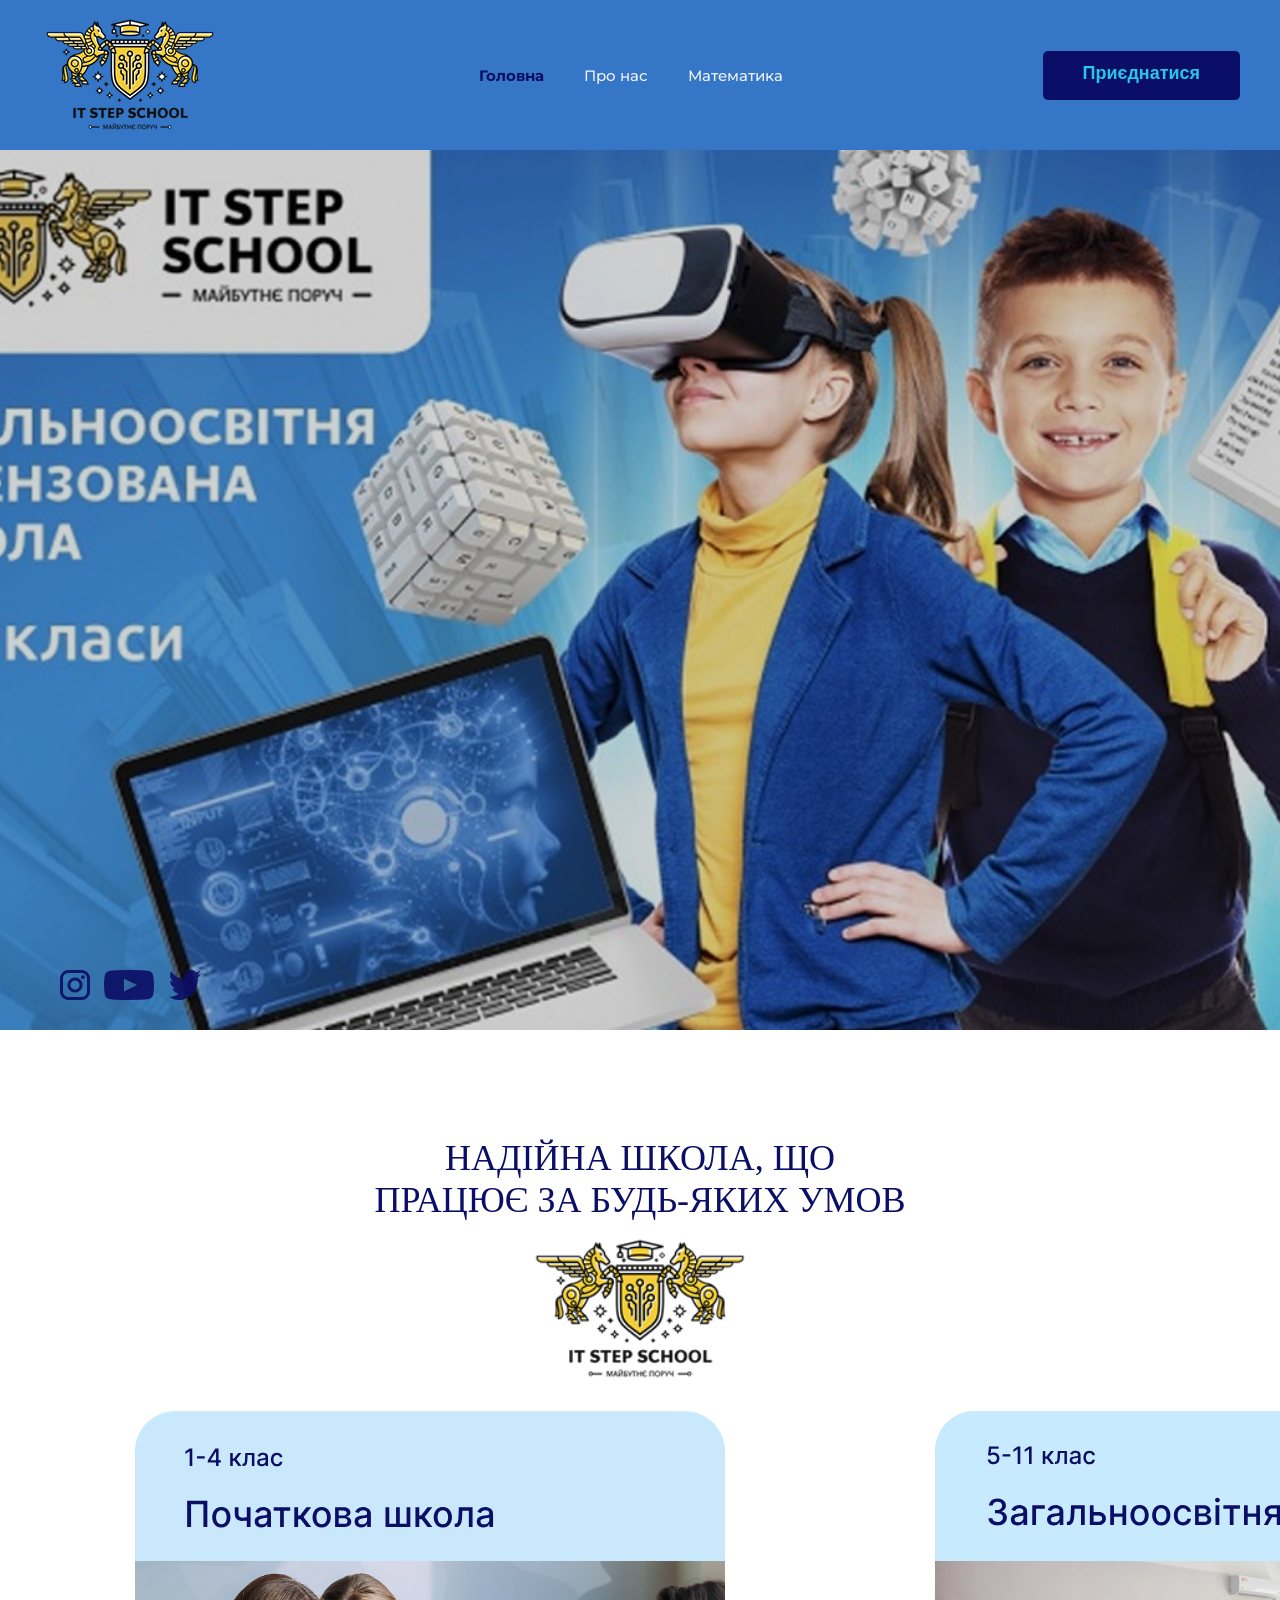
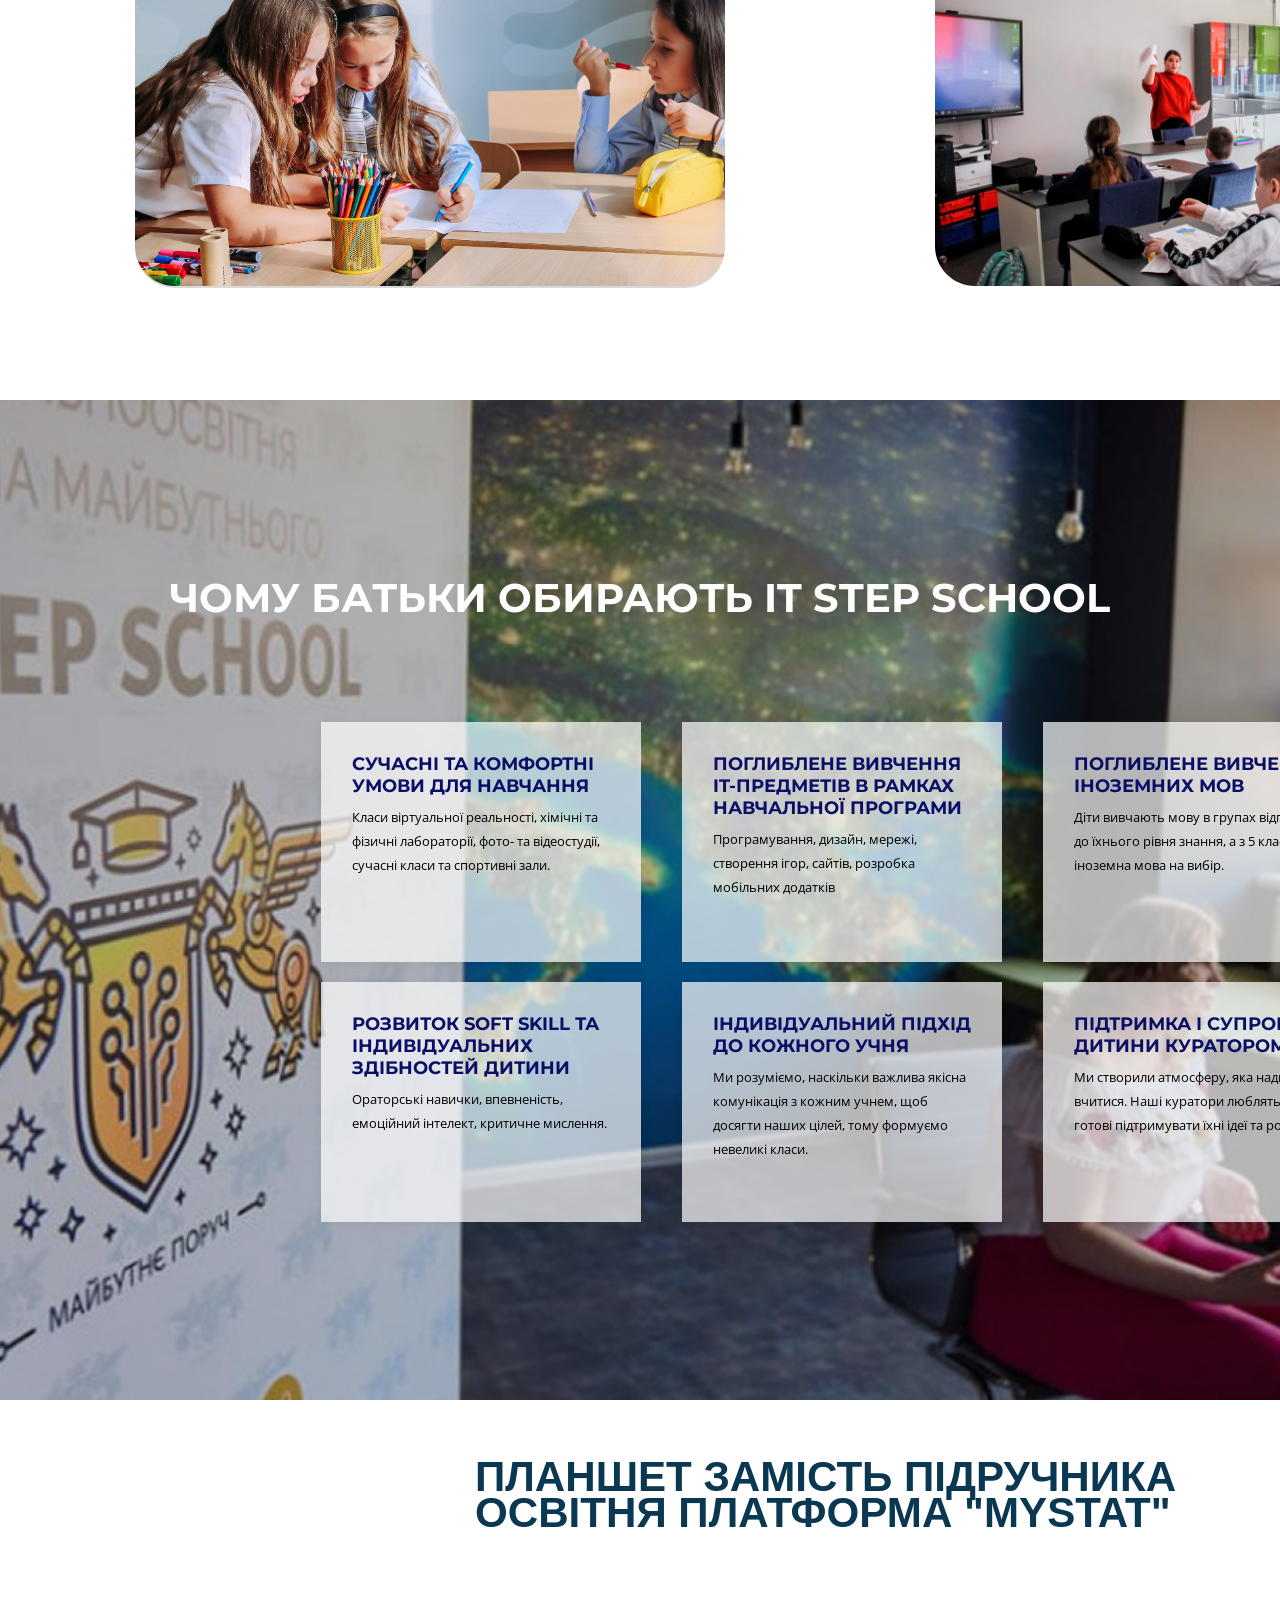
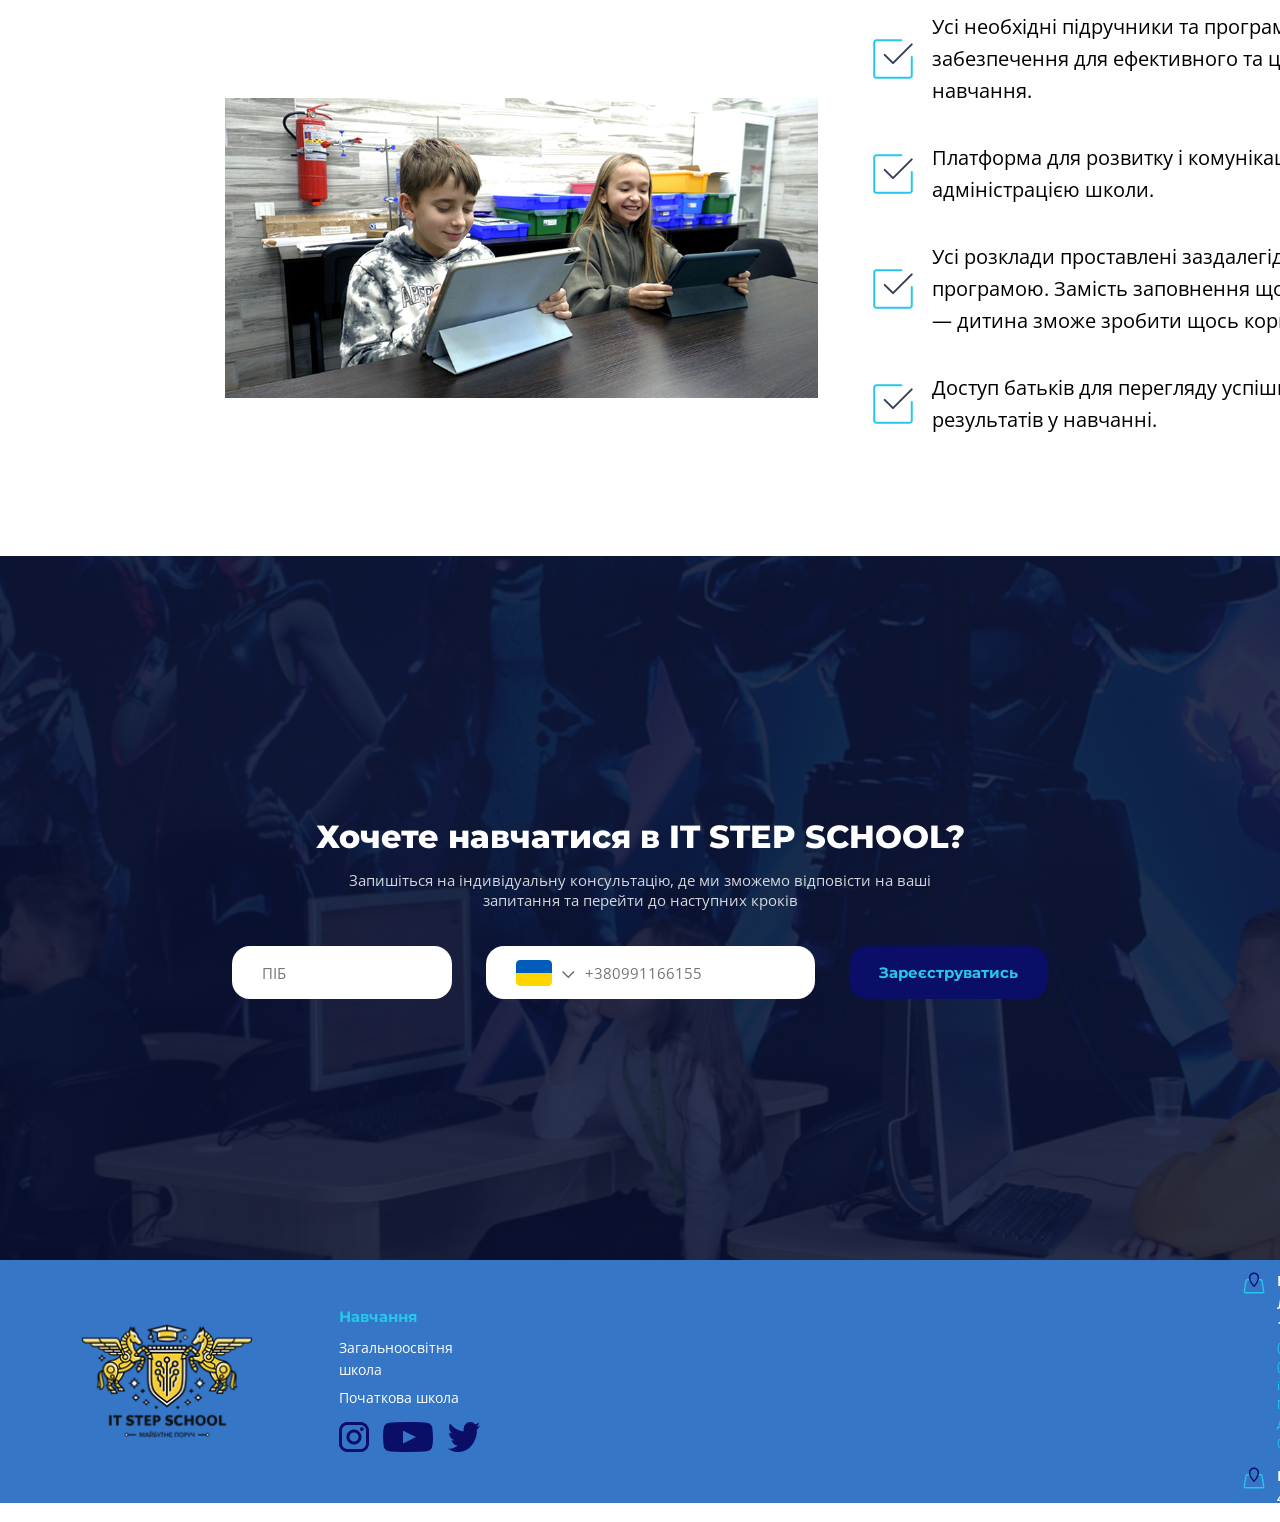
<file: index.html>
<!DOCTYPE html>
<html lang="uk">
<head>
    <meta charset="UTF-8">
    <meta name="viewport" content="width=device-width, initial-scale=1.0">
    <title>IT STEP SCHOOL — Головна</title>
    <link rel="stylesheet" href="./css/style.css">
    <link rel="icon" href="./image/лого школи 1.png" type="image/x-icon">
</head>
<body>

<!-- NAVBAR -->
<nav class="navbar" id="navbar">
    <div class="nav-inner">
        <a href="index1.html" class="nav-logo">
            <img src="./image/лого школи 1.png" alt="IT Step School">
        </a>
        <ul class="nav-links">
            <li><a href="index.html" class="active">Головна</a></li>
            <li><a href="index2.html">Про нас</a></li>
            <li><a href="index3.html">Математика</a></li>
        </ul>
        <a href="#cta" class="btn-join">Приєднатися</a>
    </div>
</nav>

<!-- 1-1: HERO -->
<section class="hero hero-1" id="top">
    <div class="hero-overlay"></div>
    <div class="hero-socials">
        <a href="#" aria-label="Instagram">
            <img src="./image/inst 1.png" alt="Instagram" class="social-inst">
        </a>
        <a href="#" aria-label="YouTube">
            <img src="./image/youtube 1.png" alt="YouTube" class="social-yt">
        </a>
        <a href="#" aria-label="Twitter">
            <img src="./image/twitter 1.png" alt="Twitter" class="social-tw">
        </a>
    </div>
</section>

<!-- 1-2: НАДІЙНА ШКОЛА -->
<section class="section s-1-2">
    <div class="container">
        <p class="section-title-main">НАДІЙНА ШКОЛА, ЩО<br>ПРАЦЮЄ ЗА БУДЬ-ЯКИХ УМОВ</p>
        <div class="logo-center">
            <img src="./image/лого школи 1.png" alt="IT Step School">
        </div>
        <div class="school-cards">
            <div class="school-card.">
                <img src="./image/Group 49.svg" alt="Початкова школа">
            </div>
            <div class="school-card.">
                <img src="./image/Group 50.svg" alt="Загальноосвітня школа">
            </div>
        </div>
    </div>
</section>

<!--1-3: ЧОМУ БАТЬКИ ОБИРАЮТЬ -->
<section class="section s-1-3">
    <div class="container">
        <p class="section-title">Чому батьки обирають IT STEP SCHOOL</p>
        <div class="features-grid">
            <div class="feature-card">
                <h3>Сучасні та комфортні умови для навчання</h3>
                <p>Класи віртуальної реальності, хімічні та фізичні лабораторії, фото- та відеостудії, сучасні класи та спортивні зали.</p>
            </div>
            <div class="feature-card">
                <h3>Поглиблене вивчення IT-предметів в рамках навчальної програми</h3>
                <p>Програмування, дизайн, мережі, створення ігор, сайтів, розробка мобільних додатків</p>
            </div>
            <div class="feature-card">
                <h3>Поглиблене вивчення іноземних мов</h3>
                <p>Діти вивчають мову в групах відповідно до їхнього рівня знання, а з 5 класу друга іноземна мова на вибір.</p>
            </div>
            <div class="feature-card">
                <h3>Розвиток soft skill та індивідуальних здібностей дитини</h3>
                <p>Ораторські навички, впевненість, емоційний інтелект, критичне мислення.</p>
            </div>
            <div class="feature-card">
                <h3>Індивідуальний підхід до кожного учня</h3>
                <p>Ми розуміємо, наскільки важлива якісна комунікація з кожним учнем, щоб досягти наших цілей, тому формуємо невеликі класи.</p>
            </div>
            <div class="feature-card">
                <h3>Підтримка і супровід дитини куратором</h3>
                <p>Ми створили атмосферу, яка надихає вчитися. Наші куратори люблять дітей та готові підтримувати їхні ідеї та розвиток.</p>
            </div>
        </div>
    </div>
</section>

<!-- 1-4: ПЛАНШЕТ ЗАМІСТЬ ПІДРУЧНИКА -->
<section class="section s-1-4">
    <div class="container">
        <div class="nob">
        <h3>ПЛАНШЕТ ЗАМІСТЬ ПІДРУЧНИКА<br>ОСВІТНЯ ПЛАТФОРМА "MYSTAT"</h3>
         </div>
        <div class="mystat-inner">
            <div class="mystat-img">
                <img src="./image/mystat.svg" alt="MYSTAT платформа">
            </div>
            <div class="mystat-content">
                <ul class="mystat-list">
                    <li>Усі необхідні підручники та програмне забезпечення для ефективного та цікавого навчання.</li>
                    <li>Платформа для розвитку і комунікації з адміністрацією школи.</li>
                    <li>Усі розклади проставлені заздалегідь програмою. Замість заповнення щоденника — дитина зможе зробити щось корисніше.</li>
                    <li>Доступ батьків для перегляду успішності результатів у навчанні.</li>
                </ul>
            </div>
        </div>
    </div>
</section>

<!-- 1-5: CTA -->
<section class="section s-1-5" id="cta">
    <div class="cta-content">
        <h2>Хочете навчатися в IT STEP SCHOOL?</h2>
        <p>Запишіться на індивідуальну консультацію, де ми зможемо відповісти на ваші<br>запитання та перейти до наступних кроків</p>
        <div class="cta-form">
            <input type="text" placeholder="ПІБ">
            <div class="input-wrapper">
                <img src="./image/Group 61.svg"/>
                <img src="./image/Vector 1.svg" width="16px" height="8px" style="margin-left: 0px; margin-top: 5px;" /> 
                <input type="tel" placeholder="+380991166155">
            </div>
            <button class="btn-submit">Зареєструватись</button>
        </div>
    </div>
</section>

<!-- FOOTER -->
<footer class="footer">
    <div class="footer-inner">
        <div class="footer-logo">
            <img src="./image/лого школи 1.png" alt="IT Step School">
        </div>
        <div class="footer-col">
            <h4>Навчання</h4>
            <ul>
                <li><a href="#">Загальноосвітня школа</a></li>
                <li><a href="#">Початкова школа</a></li>
            </ul>
            <div class="footer-socials">
                <a href="#" aria-label="Instagram">
                    <img src="./image/inst 1.png" alt="Instagram" class="social-inst">
                </a>
                <a href="#" aria-label="YouTube">
                    <img src="./image/youtube 1.png" alt="YouTube" class="social-yt">
                </a>
                <a href="#" aria-label="Twitter">
                    <img src="./image/twitter 1.png" alt="Twitter" class="social-tw">
                </a>
            </div>
        </div>
        <div class="footer-contacts">
            <h4>Контакти</h4>
            <div class="contact-item">
                <img src="./image/Group 72.svg" width="26" height="26">
                <div class="contact-item-text">
                    <strong>Вул. Ленкавського, 17б</strong>
                    <div class="contact-num">
                        (067) 699-57-76 (050) 488-99-51 if@itstep.Org<br>
                        ПН. – ПТ З 09.00 До 19.00 СБ. З 09.00 До 16.00
                    </div>
                </div>
            </div>
            <div class="contact-item">
                <img src="./image/Group 72.svg" width="26" height="26">
                <div class="contact-item-text">
                    <strong>Вул. Гузара, 49 (4 Поверх)</strong>
                </div>
            </div>
        </div>
    </div>
</footer>

</body>
</html>
</file>
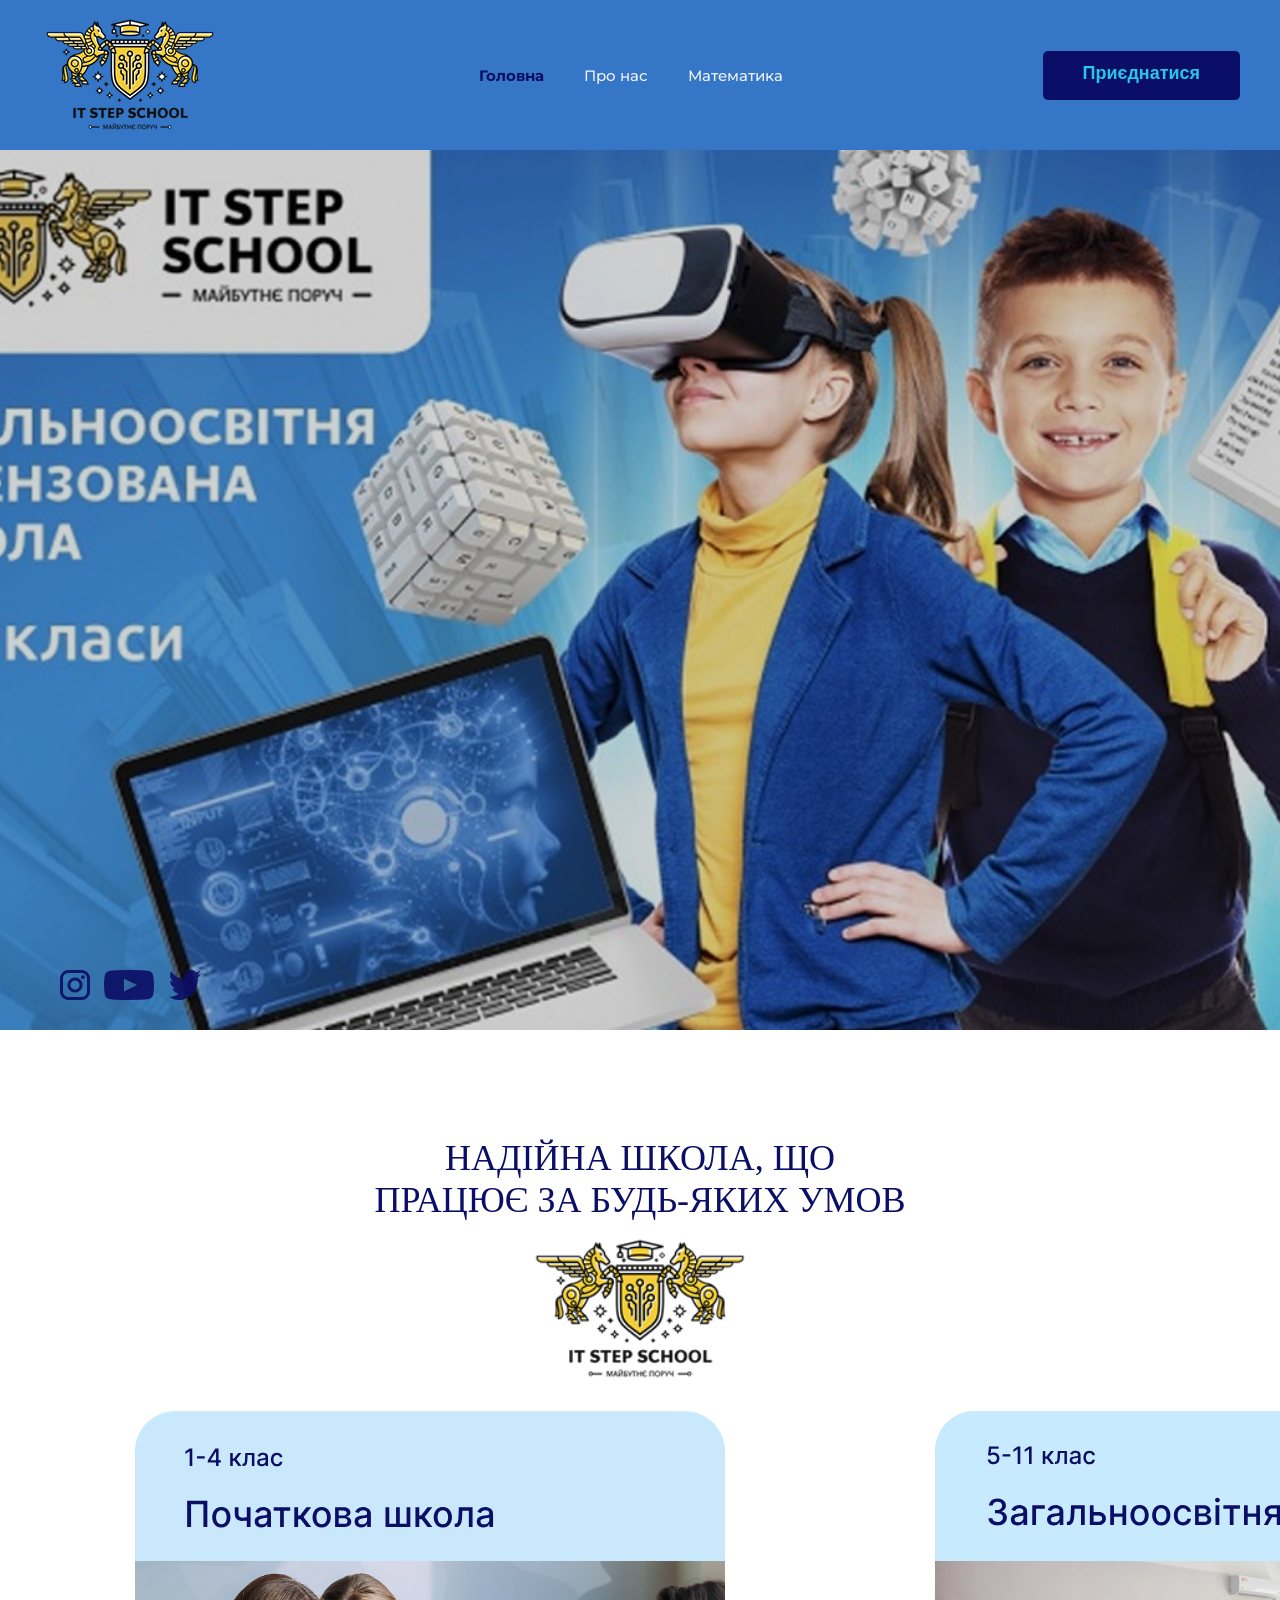
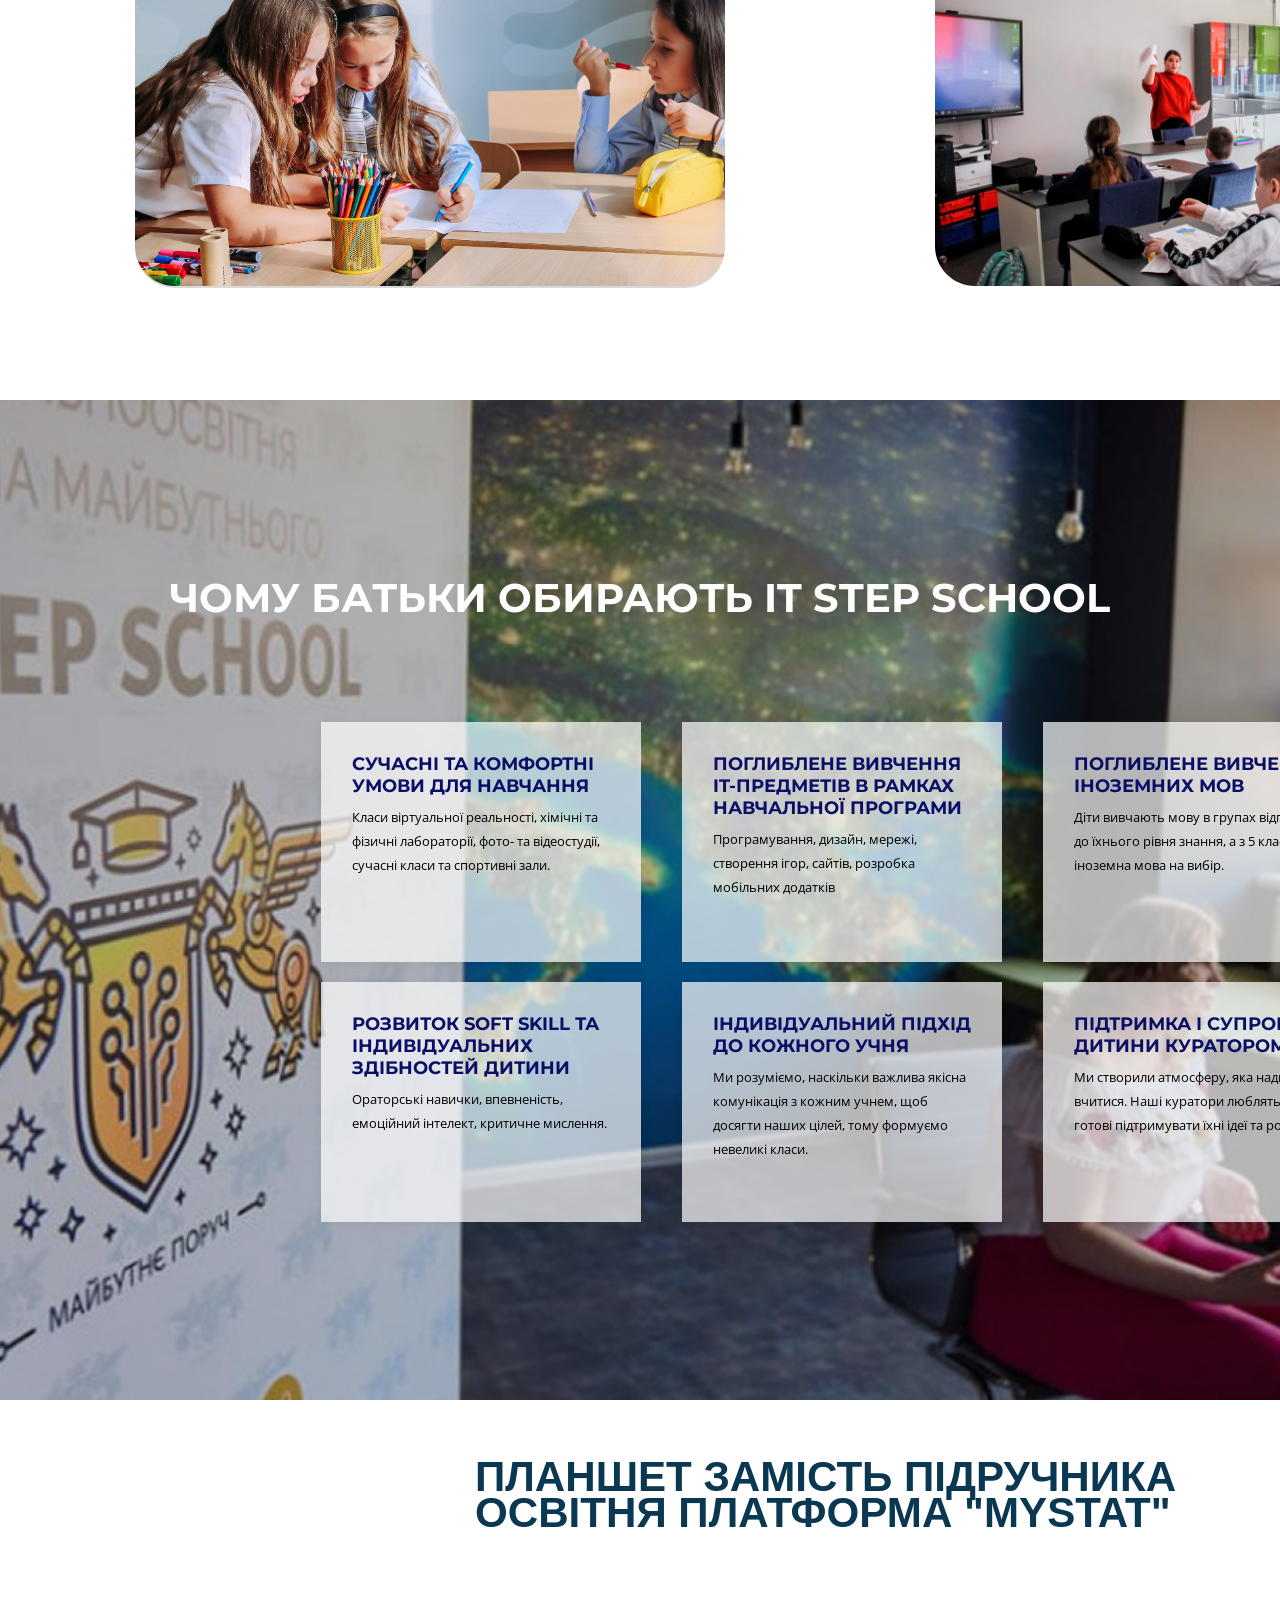
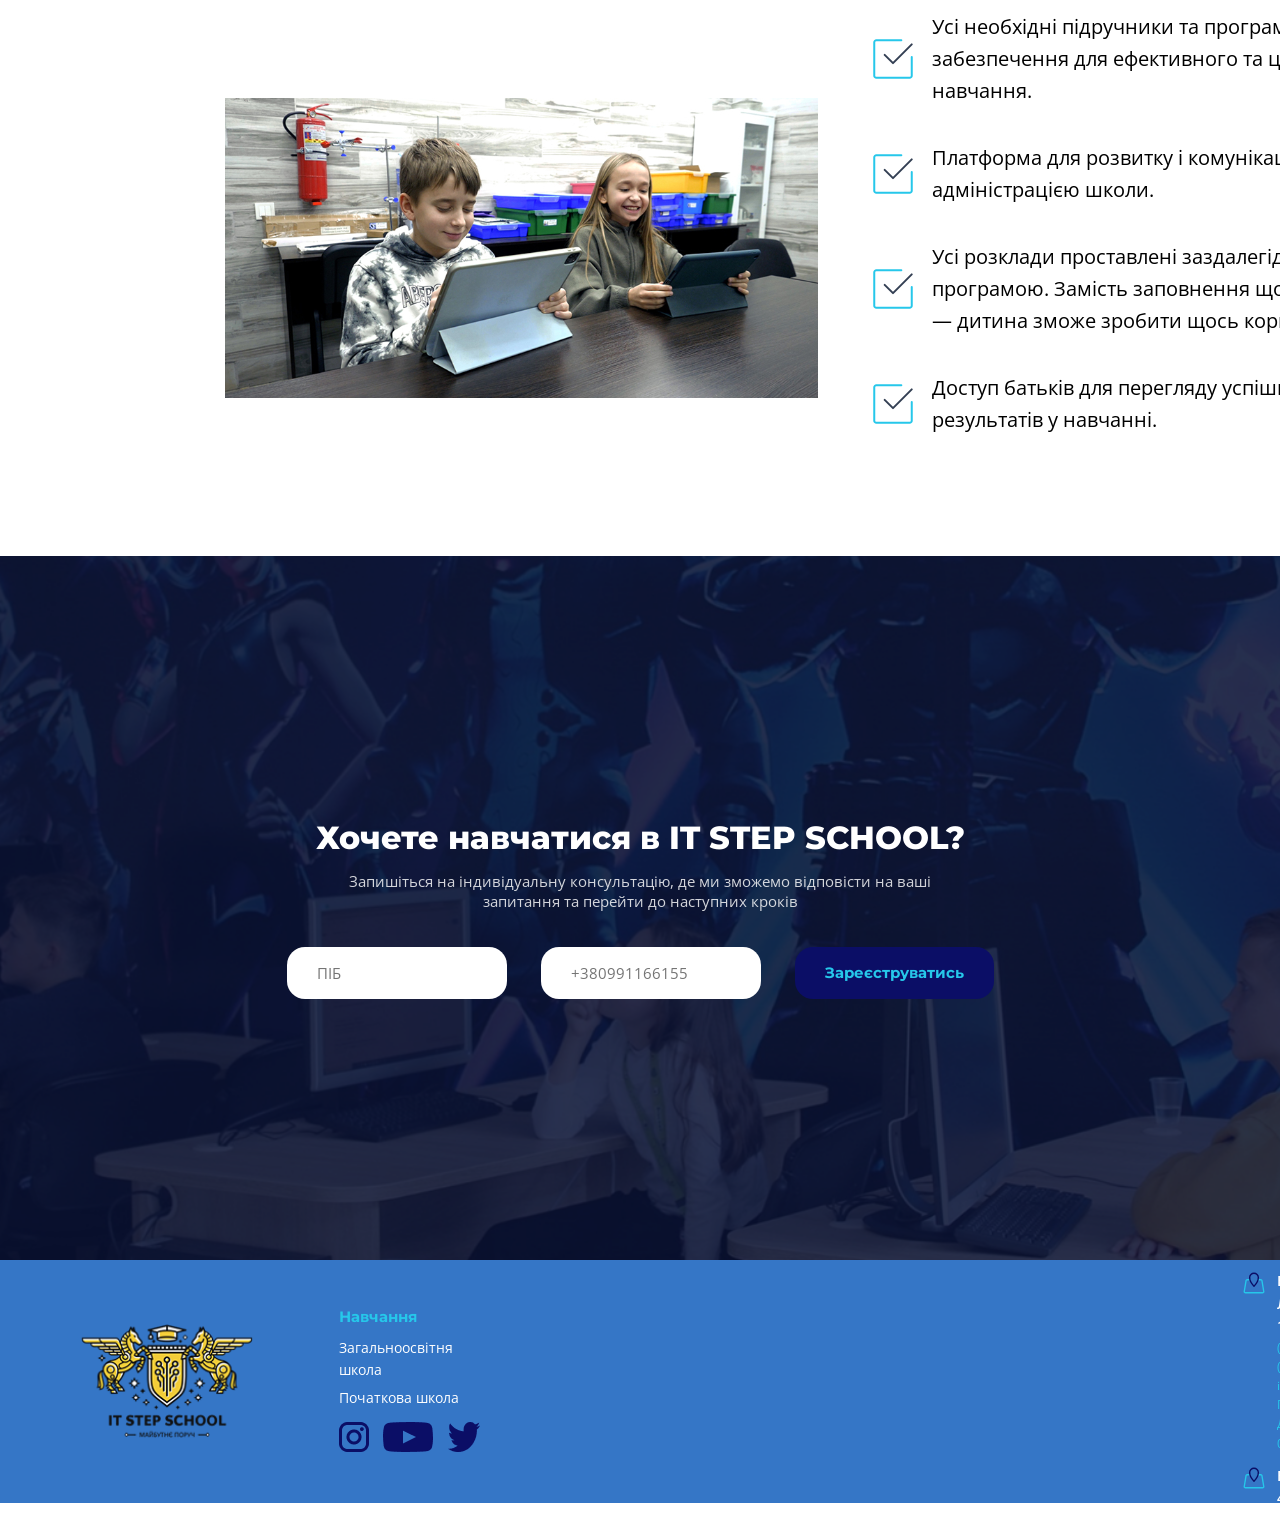
<file: index1.html>
<!DOCTYPE html>
<html lang="uk">
<head>
    <meta charset="UTF-8">
    <meta name="viewport" content="width=device-width, initial-scale=1.0">
    <title>IT STEP SCHOOL — Головна</title>
    <link rel="stylesheet" href="./css/style.css">
    <link rel="icon" href="./image/лого школи 1.png" type="image/x-icon">
</head>
<body>

<!-- NAVBAR -->
<nav class="navbar" id="navbar">
    <div class="nav-inner">
        <a href="index1.html" class="nav-logo">
            <img src="./image/лого школи 1.png" alt="IT Step School">
        </a>
        <ul class="nav-links">
            <li><a href="index1.html" class="active">Головна</a></li>
            <li><a href="index2.html">Про нас</a></li>
            <li><a href="index3.html">Математика</a></li>
        </ul>
        <a href="#cta" class="btn-join">Приєднатися</a>
    </div>
</nav>

<!-- 1-1: HERO -->
<section class="hero hero-1" id="top">
    <div class="hero-overlay"></div>
    <div class="hero-socials">
        <a href="#" aria-label="Instagram">
            <img src="./image/inst 1.png" alt="Instagram" class="social-inst">
        </a>
        <a href="#" aria-label="YouTube">
            <img src="./image/youtube 1.png" alt="YouTube" class="social-yt">
        </a>
        <a href="#" aria-label="Twitter">
            <img src="./image/twitter 1.png" alt="Twitter" class="social-tw">
        </a>
    </div>
</section>

<!-- 1-2: НАДІЙНА ШКОЛА -->
<section class="section s-1-2">
    <div class="container">
        <p class="section-title-main">НАДІЙНА ШКОЛА, ЩО<br>ПРАЦЮЄ ЗА БУДЬ-ЯКИХ УМОВ</p>
        <div class="logo-center">
            <img src="./image/лого школи 1.png" alt="IT Step School">
        </div>
        <div class="school-cards">
            <div class="school-card.">
                <img src="./image/Group 49.svg" alt="Початкова школа">
            </div>
            <div class="school-card.">
                <img src="./image/Group 50.svg" alt="Загальноосвітня школа">
            </div>
        </div>
    </div>
</section>

<!--1-3: ЧОМУ БАТЬКИ ОБИРАЮТЬ -->
<section class="section s-1-3">
    <div class="container">
        <p class="section-title">Чому батьки обирають IT STEP SCHOOL</p>
        <div class="features-grid">
            <div class="feature-card">
                <h3>Сучасні та комфортні умови для навчання</h3>
                <p>Класи віртуальної реальності, хімічні та фізичні лабораторії, фото- та відеостудії, сучасні класи та спортивні зали.</p>
            </div>
            <div class="feature-card">
                <h3>Поглиблене вивчення IT-предметів в рамках навчальної програми</h3>
                <p>Програмування, дизайн, мережі, створення ігор, сайтів, розробка мобільних додатків</p>
            </div>
            <div class="feature-card">
                <h3>Поглиблене вивчення іноземних мов</h3>
                <p>Діти вивчають мову в групах відповідно до їхнього рівня знання, а з 5 класу друга іноземна мова на вибір.</p>
            </div>
            <div class="feature-card">
                <h3>Розвиток soft skill та індивідуальних здібностей дитини</h3>
                <p>Ораторські навички, впевненість, емоційний інтелект, критичне мислення.</p>
            </div>
            <div class="feature-card">
                <h3>Індивідуальний підхід до кожного учня</h3>
                <p>Ми розуміємо, наскільки важлива якісна комунікація з кожним учнем, щоб досягти наших цілей, тому формуємо невеликі класи.</p>
            </div>
            <div class="feature-card">
                <h3>Підтримка і супровід дитини куратором</h3>
                <p>Ми створили атмосферу, яка надихає вчитися. Наші куратори люблять дітей та готові підтримувати їхні ідеї та розвиток.</p>
            </div>
        </div>
    </div>
</section>

<!-- 1-4: ПЛАНШЕТ ЗАМІСТЬ ПІДРУЧНИКА -->
<section class="section s-1-4">
    <div class="container">
        <div class="nob">
        <h3>ПЛАНШЕТ ЗАМІСТЬ ПІДРУЧНИКА<br>ОСВІТНЯ ПЛАТФОРМА "MYSTAT"</h3>
         </div>
        <div class="mystat-inner">
            <div class="mystat-img">
                <img src="./image/mystat.svg" alt="MYSTAT платформа">
            </div>
            <div class="mystat-content">
                <ul class="mystat-list">
                    <li>Усі необхідні підручники та програмне забезпечення для ефективного та цікавого навчання.</li>
                    <li>Платформа для розвитку і комунікації з адміністрацією школи.</li>
                    <li>Усі розклади проставлені заздалегідь програмою. Замість заповнення щоденника — дитина зможе зробити щось корисніше.</li>
                    <li>Доступ батьків для перегляду успішності результатів у навчанні.</li>
                </ul>
            </div>
        </div>
    </div>
</section>

<!-- 1-5: CTA -->
<section class="section s-1-5" id="cta">
    <div class="cta-content">
        <h2>Хочете навчатися в IT STEP SCHOOL?</h2>
        <p>Запишіться на індивідуальну консультацію, де ми зможемо відповісти на ваші<br>запитання та перейти до наступних кроків</p>
        <div class="cta-form">
            <input type="text" placeholder="ПІБ">
            <input type="tel" placeholder="+380991166155">
            <button class="btn-submit">Зареєструватись</button>
        </div>
    </div>
</section>

<!-- FOOTER -->
<footer class="footer">
    <div class="footer-inner">
        <div class="footer-logo">
            <img src="./image/лого школи 1.png" alt="IT Step School">
        </div>
        <div class="footer-col">
            <h4>Навчання</h4>
            <ul>
                <li><a href="#">Загальноосвітня школа</a></li>
                <li><a href="#">Початкова школа</a></li>
            </ul>
            <div class="footer-socials">
                <a href="#" aria-label="Instagram">
                    <img src="./image/inst 1.png" alt="Instagram" class="social-inst">
                </a>
                <a href="#" aria-label="YouTube">
                    <img src="./image/youtube 1.png" alt="YouTube" class="social-yt">
                </a>
                <a href="#" aria-label="Twitter">
                    <img src="./image/twitter 1.png" alt="Twitter" class="social-tw">
                </a>
            </div>
        </div>
        <div class="footer-contacts">
            <h4>Контакти</h4>
            <div class="contact-item">
                <img src="./image/Group 72.svg" width="26" height="26">
                <div class="contact-item-text">
                    <strong>Вул. Ленкавського, 17б</strong>
                    <div class="contact-num">
                        (067) 699-57-76 (050) 488-99-51 if@itstep.Org<br>
                        ПН. – ПТ З 09.00 До 19.00 СБ. З 09.00 До 16.00
                    </div>
                </div>
            </div>
            <div class="contact-item">
                <img src="./image/Group 72.svg" width="26" height="26">
                <div class="contact-item-text">
                    <strong>Вул. Гузара, 49 (4 Поверх)</strong>
                </div>
            </div>
        </div>
    </div>
</footer>

</body>
</html>
</file>
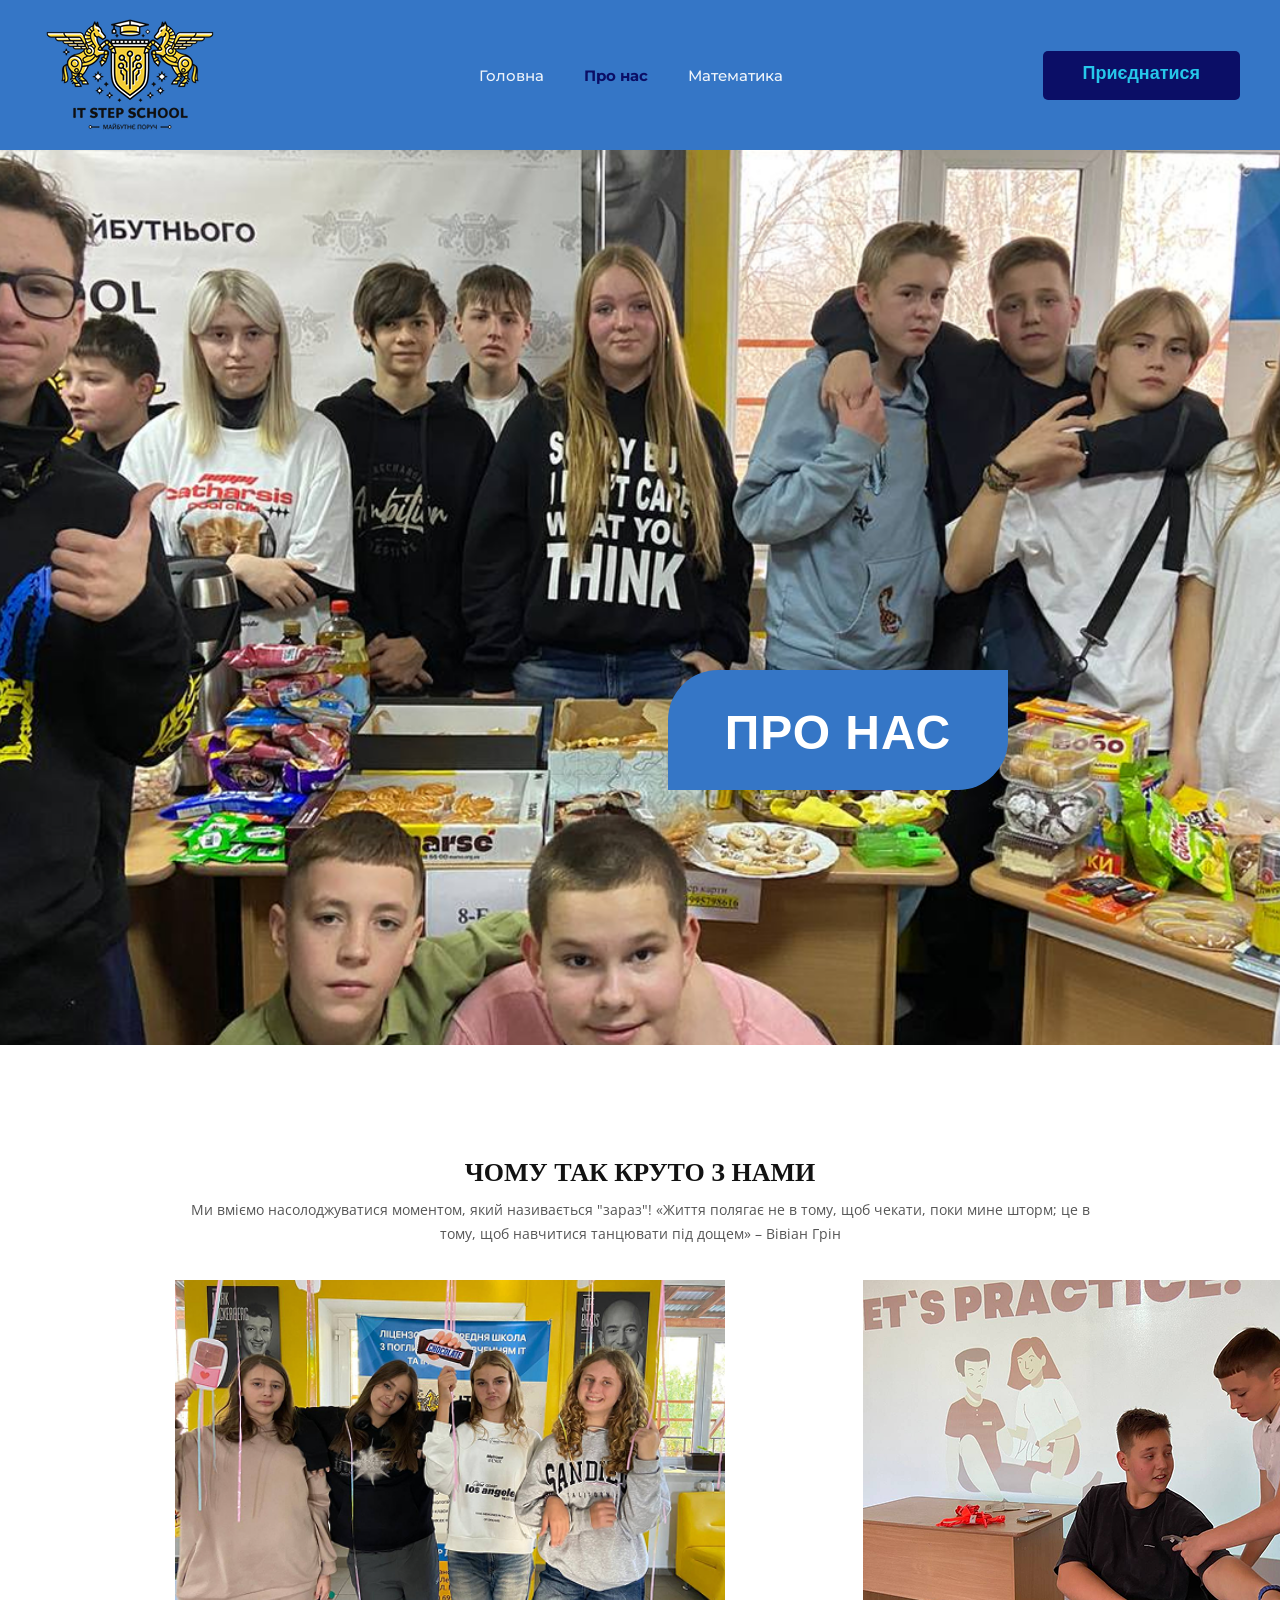
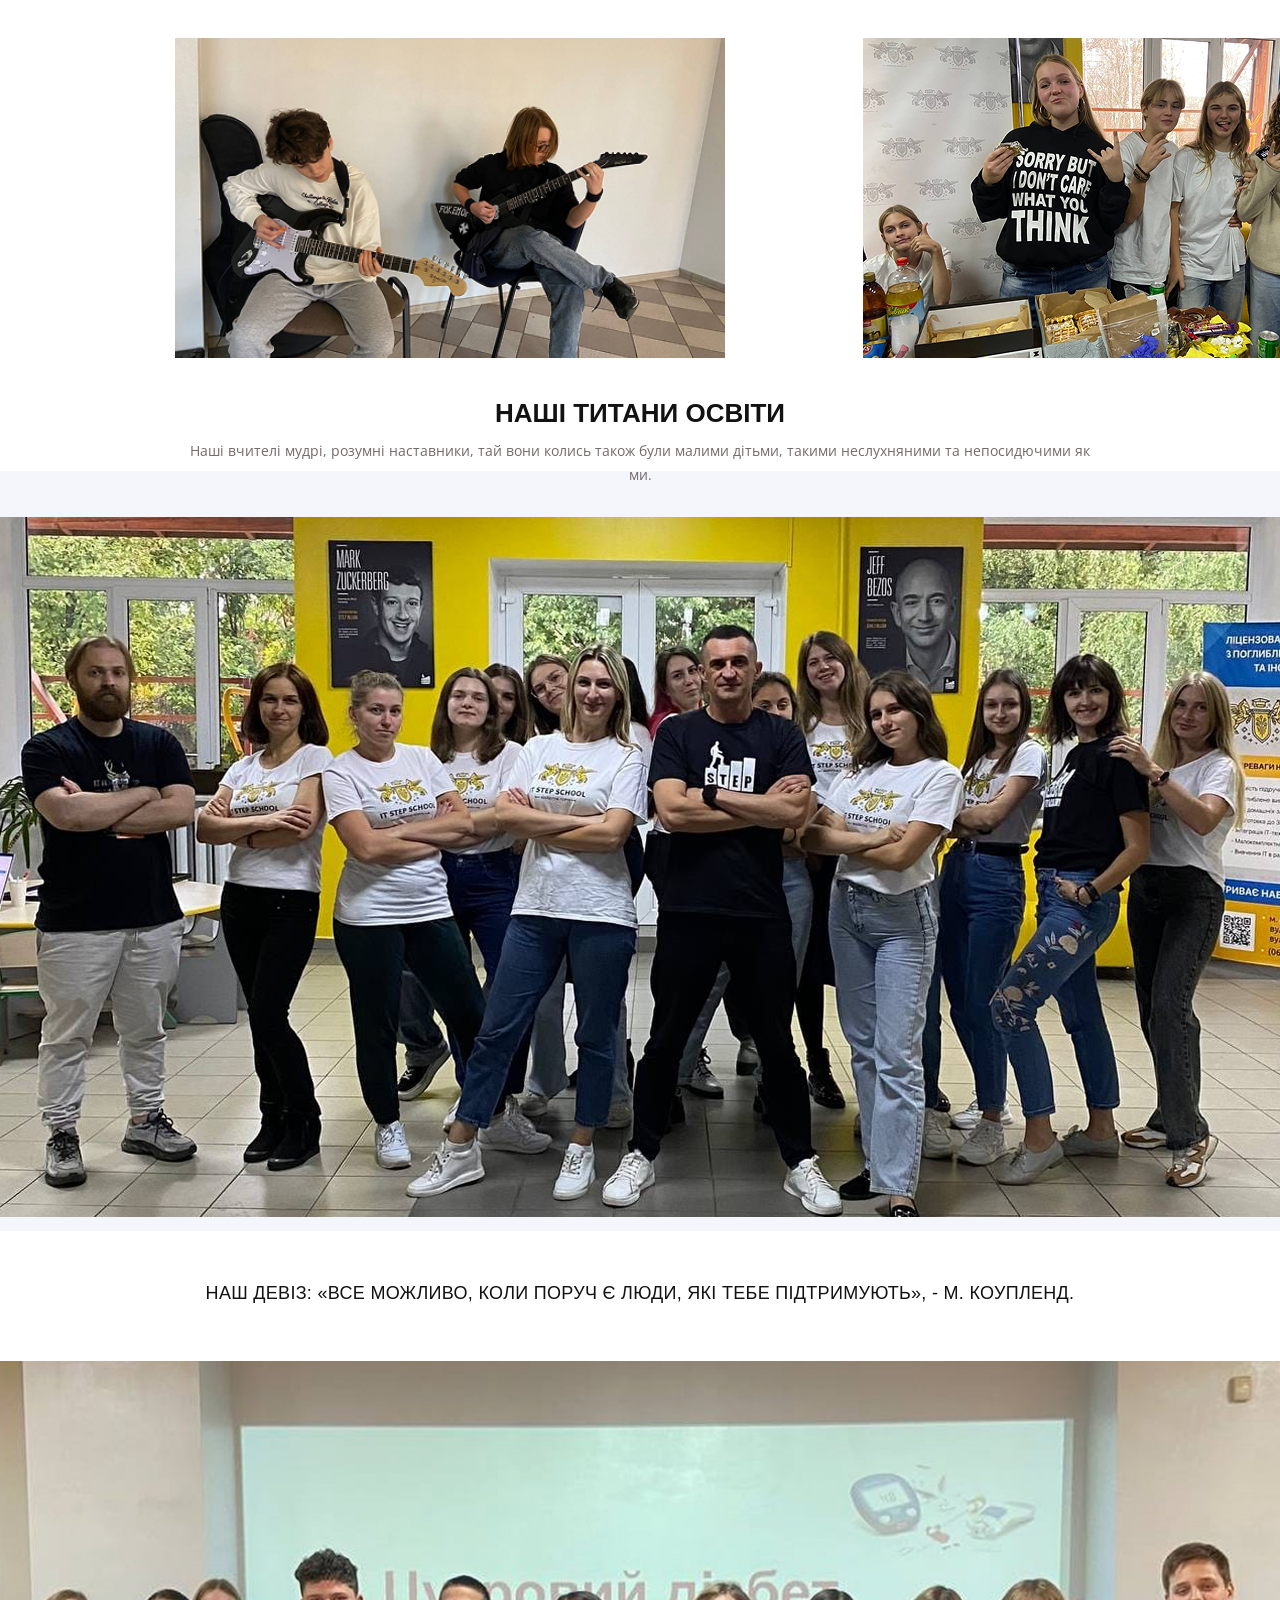
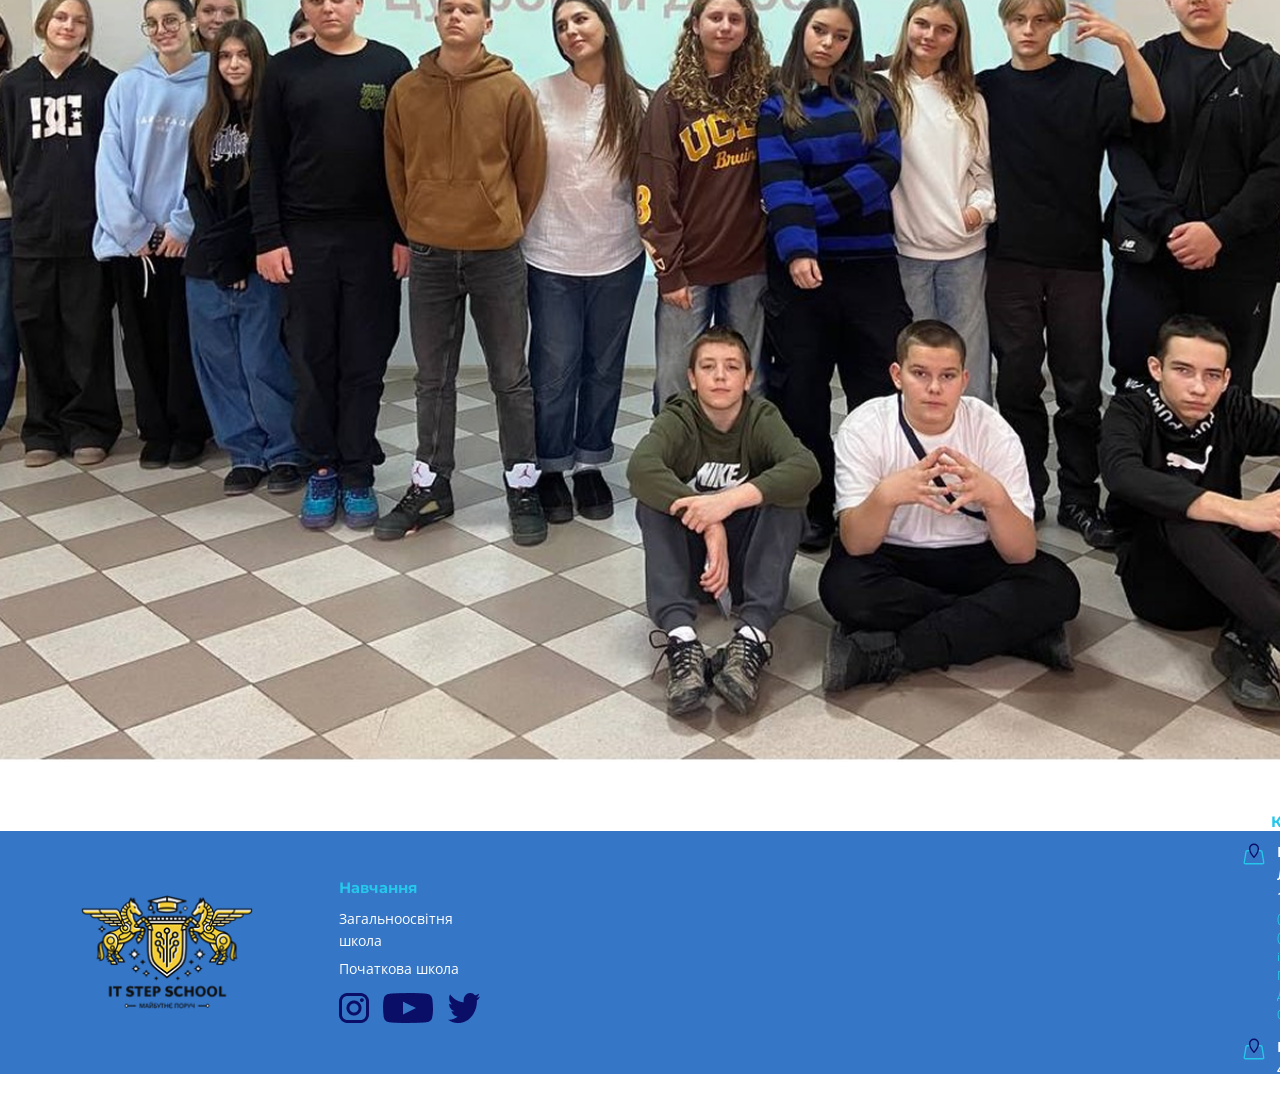
<file: index2.html>
<!DOCTYPE html>
<html lang="uk">
<head>
    <meta charset="UTF-8">
    <meta name="viewport" content="width=device-width, initial-scale=1.0">
    <title>IT STEP SCHOOL — Про нас</title>
    <link rel="stylesheet" href="./css/style.css">
    <link rel="icon" href="./image/лого школи 1.png" type="image/x-icon">
</head>
<body>

<nav class="navbar">
    <div class="nav-inner">
        <a href="index1.html" class="nav-logo">
            <img src="./image/лого школи 1.png" alt="IT Step School">
        </a>
        <ul class="nav-links">
            <li><a href="index.html">Головна</a></li>
            <li><a href="index2.html" class="active">Про нас</a></li>
            <li><a href="index3.html">Математика</a></li>
        </ul>
        <a href="#" class="btn-join">Приєднатися</a>
    </div>
</nav>

<section class="hero-2 s-2-1">
    <span class="hero-badge1">ПРО НАС</span>
</section>

<section class="section s-2-2">
    <div class="container">
        <div class="gallery-inner">
            <h2 class="gallery-title">ЧОМУ ТАК КРУТО З НАМИ</h2>
            <p class="gallery-text">Ми вміємо насолоджуватися моментом, який називається "зараз"! «Життя полягає не в тому, щоб чекати, поки мине шторм; це в тому, щоб навчитися танцювати під дощем» – Вівіан Грін</p>
            <div class="photo-grid">
                <img src="./image/photo_2024-11-26_20-44-37.png" alt="Фото 1">
                <img src="./image/photo_2024-11-26_20-44-32.png" alt="Фото 2">
                <img src="./image/photo_2024-11-26_20-44-55.png" alt="Фото 3">
                <img src="./image/photo_2024-11-26_20-44-50.png" alt="Фото 4">
            </div>
        </div>
    </div>
</section>

<section class="section s-2-3">
    <div class="teacher-center">
        <h2 class="teachers-title">НАШІ ТИТАНИ ОСВІТИ</h2>
        <p class="teachers-subtitle">Наші вчителі мудрі, розумні наставники, тай вони колись також були малими дітьми, такими неслухняними та непосидючими як ми.</p>
        <img src="./image/викладачі.png" alt="Наші вчителі">
        <p class="teacher-motto">НАШ ДЕВІЗ: «ВСЕ МОЖЛИВО, КОЛИ ПОРУЧ Є ЛЮДИ, ЯКІ ТЕБЕ ПІДТРИМУЮТЬ», - М. КОУПЛЕНД.</p>
    </div>
</section>

<section class="section s-2-4">
    <div class="photo-center">
        <img src="./image/photo_2024-11-26_20-45-03.png" alt="IT STEP SCHOOL команда">
    </div>
</section>

<footer class="footer">
    <div class="footer-inner">
        <div class="footer-logo">
            <img src="./image/лого школи 1.png" alt="IT Step School">
        </div>
        <div class="footer-col">
            <h4>Навчання</h4>
            <ul>
                <li><a href="#">Загальноосвітня школа</a></li>
                <li><a href="#">Початкова школа</a></li>
            </ul>
            <div class="footer-socials">
                <a href="#" aria-label="Instagram">
                    <img src="./image/inst 1.png" alt="Instagram" class="social-inst">
                </a>
                <a href="#" aria-label="YouTube">
                    <img src="./image/youtube 1.png" alt="YouTube" class="social-yt">
                </a>
                <a href="#" aria-label="Twitter">
                    <img src="./image/twitter 1.png" alt="Twitter" class="social-tw">
                </a>
            </div>
        </div>
        <div class="footer-contacts">
            <h4>Контакти</h4>
            <div class="contact-item">
                <img src="./image/Group 72.svg" width="26" height="26">
                <div class="contact-item-text">
                    <strong>Вул. Ленкавського, 17б</strong>
                    <div class="contact-num">
                        (067) 699-57-76 (050) 488-99-51 if@itstep.Org<br>
                        ПН. – ПТ З 09.00 До 19.00 СБ. З 09.00 До 16.00
                    </div>
                </div>
            </div>
            <div class="contact-item">
                <img src="./image/Group 72.svg" width="26" height="26">
                <div class="contact-item-text">
                    <strong>Вул. Гузара, 49 (4 Поверх)</strong>
                </div>
            </div>
        </div>
    </div>
</footer>

</body>
</html>
</file>
<file: css/style.css>
@import url('https://fonts.googleapis.com/css2?family=Montserrat:wght@400;500;600;700;800;900&family=Open+Sans:wght@400;600&display=swap');

*, *::before, *::after {
    margin: 0;
    padding: 0;
    box-sizing: border-box;
}

:root {
    --blue: #1a3fb5;
    --blue-dark: #132e8a;
    --blue-light: #2a5fd6;
    --white: #ffffff;
    --gray-light: #f4f6fb;
    --gray-text: #555;
    --dark: #111;
}

html {
    scroll-behavior: smooth;
}

body {
    font-family: 'Open Sans', sans-serif;
    color: var(--dark);
    background: #fff;
    width: 100vw;
    overflow-x: hidden;
    margin: 0;
    padding: 0;
}

/* ===== NAVBAR ===== */
.navbar {
    position: fixed;
    top: 0;
    left: 0;
    width: 100%;
    height: 150px;
    z-index: 1000;
    background: #3576C6;
    display: flex;
    align-items: center;
}

.nav-inner {
    width: 100%;
    padding: 0 40px;
    display: flex;
    align-items: center;
    justify-content: space-between;
}

.nav-logo img {
    height: auto;
    width: auto;
}

.nav-links {
    display: flex;
    align-items: center;
    gap: 40px;
    list-style: none;
}

.nav-links a {
    color: var(--white);
    text-decoration: none;
    font-family: 'Montserrat', sans-serif;
    font-size: 15px;
    font-weight: 500;
    opacity: 0.92;
    transition: opacity 0.2s;
}

.nav-links a:hover { opacity: 1; }
.nav-links a.active { 
    font-weight: 700; 
    opacity: 1; 
    color: #0B0E66;
    opacity: 1;
}

.btn-join {
    background: #0B0E66;
    color: #26C7EA;
    border: none;
    width: 197.44px;
    height: 49px;
    padding: 12px 28px;
    border-radius: 5px;
    font-family: 'Inter', sans-serif;
    font-size: 18px;
    font-weight: 700;
    cursor: pointer;
    text-decoration: none;
    transition: background 0.2s;
    text-align: center;
}

.btn-join:hover { background: var(--blue-light); }

/* ===== HERO ===== */
.hero {
    width: 100%;
    height: calc(100vh - 150px);
    margin-top: 150px;
    position: relative;
    background-size: cover;
    background-position: center top;
    background-repeat: no-repeat;
    display: flex;
    align-items: center;
    justify-content: center;
}


.hero-overlay {
    position: absolute;
    inset: 0;
    background: rgba(0,0,0,0.18);
}

.hero-badge2 {
    position: absolute;
    z-index: 2;
    display: inline-block;
    background: #3576C6;
    color: var(--white);
    font-family: 'Inter', sans-serif;
    font-size: 32px;
    font-weight: 700;
    padding: 14px 32px;
    border-top-left-radius: 50px;
    border-bottom-right-radius: 50px;
    letter-spacing: 1px;
    text-transform: uppercase;
    margin-top: 640px;
    left: 580px;
    width: 569px;
    height: 120px;
    text-align: center;
    padding-top: 35px;
}

.hero-badge1 {
    position: absolute;
    z-index: 2;
    display: inline-block;
    background: #3576C6;
    color: var(--white);
    font-family: 'Inter', sans-serif;
    font-size: 48px;
    font-weight: 700;
    padding: 14px 32px;
    border-top-left-radius: 50px;
    border-bottom-right-radius: 50px;
    letter-spacing: 1px;
    text-transform: uppercase;
    margin-top: 525px;
    left: 668px;
    width: 340px;
    height: 120px;
    text-align: center;
    padding-top: 35px;
}

.hero-socials {
    position: absolute;
    bottom: 30px;
    left: 60px;
    display: flex;
    gap: 14px;
    z-index: 2;
}

.hero-socials a {
    display: flex;
    align-items: center;
    opacity: 0.9;
    transition: opacity 0.2s;
}

.hero-socials a:hover { opacity: 1; }

/* ===== фони ===== */
.hero-1 {
    background-image: url('../image/Group-48-1.png');
    background-size: cover;
    background-position: center;
    background-repeat: no-repeat;
    height: 880px;

}

.hero-2 {
    background-image: url('../image/photo_2024-11-26_20-44-53.png');
    background-size: cover;
    background-position: center;
    background-repeat: no-repeat;
    height: 900px;
    margin-top: 145px;
}

.hero-3 {
    background-image: url('../image/1234.png');
    background-size: cover;
    background-position: center;
    background-repeat: no-repeat;
    height: 880px;
    position: relative;
    top: 50px;
    justify-content: center;
    
}

/* ===== CONTAINER ===== */
.container {
    width: 100%;
    padding: 0 75px;
}

/* ===== SECTION BASE ===== */
.section {
    width: 100%;
    display: flex;
    align-items: center;
    justify-content: center;
}

/* ===== висоти ===== */

.s-1-2 {
    height: 970px;
    width: auto;
    position: relative;
    background-color: #fff;
}

.s-1-3 {
    height: 1000px;
    position: relative;
    background-image: url('../image/Rectangle-20-1.png');
    background-size: auto 100%;
    background-position: center;
    background-repeat: no-repeat;
}

.s-1-4 {
    height: 756px;
    background-color: #fff;
}

.s-1-5 {
    height: 704px;
    position: relative;
    background-image: url('../image/Rectangle-12.png');
    background-size: cover;
    background-position: center;
    background-repeat: no-repeat;
}
.s-2-1 {
    height: 900px;
    width: 100%;
}
.s-2-2 {
    height: 1026px;
    width: 100%;
    background-color: #fff;
}

.s-2-3 {
    height: 760px;
    width: 100%;
    background-color: #f4f6fb;
}

.s-2-4 {
    height: 1200px;
    width: 100%;
    background-color: #fff;
}

.s-3-2 {
    height: 1367px;
    width: 800px;
    background-color: #fff;
}


/* ===== CTA overlay ===== */
.s-1-5::before,
.s-3-3::before {
    content: '';
    position: absolute;
    inset: 0;
    background: rgba(10,20,60,0.72);
}

.cta-content {
    position: relative;
    z-index: 1;
    text-align: center;
    width: 100%;
    padding: 0 75px;
}

.cta-content h2 {
    font-family: 'Montserrat', sans-serif;
    font-size: 32px;
    font-weight: 800;
    color: var(--white);
    margin-bottom: 14px;
}

.cta-content p {
    color: rgba(255,255,255,0.82);
    font-size: 15px;
    margin-bottom: 36px;
}

.cta-form {
    display: flex;
    justify-content: center;
    gap: 34px;
}

.cta-form input {
    padding: 16px 30px;
    border-radius: 18px;
    border: none;
    font-size: 15px;
    font-family: 'Open Sans', sans-serif;
    width: 220px;
    outline: none;
}

.btn-submit {
    background: #0B0E66;
    color: #26C7EA;
    border: none;
    padding: 16px 30px;
    border-radius: 18px;
    font-family: 'Montserrat', sans-serif;
    font-size: 15px;
    font-weight: 700;
    cursor: pointer;
    transition: background 0.2s;
}

.btn-submit:hover { background: var(--blue-light); }

/* ===== 1-3 overlay ===== */
.s-1-3::before {
    content: '';
    position: absolute;
    inset: 0;
}

.s-1-3 .container { position: relative; z-index: 1; }

/* ===== section-title ===== */
.section-title {
    font-family: 'Montserrat', sans-serif;
    font-size: 40px;
    font-weight: 700;
    text-align: center;
    text-transform: uppercase;
    line-height: 100%;
    color: #FFFDFD;
    margin-bottom: 104px;

}

.section-title.dark { color: var(--blue-dark); }

.section-title-main {
    font-family: 'Inter', Medium;
    font-size: 36px;
    font-weight: 800px;
    text-align: center;
    text-transform: uppercase;
    color: #0B0E66;
    margin-bottom: 6px;
}

.section-subtitle {
    text-align: center;
    font-size: 15px;
    color: var(--gray-text);
    max-width: 900px;
    margin: 0 auto 40px;
    line-height: 1.7;
}

/* ===== 1-2: school cards ===== */
.logo-center {
    display: flex;
    justify-content: center;
    margin-bottom: 26px;
}

.logo-center img {
    height: 158px;
    width: 224px;
}

.school-cards {
    display: grid;
    grid-template-columns: 800px 800px;
    margin-left: 60px;
}


.school-card-label {
    font-family: 'Montserrat', sans-serif;
    font-size: 13px;
    font-weight: 600;
    color: var(--blue);
    padding: 16px 20px 4px;
}

.school-card-title {
    font-family: 'Montserrat', sans-serif;
    font-size: 20px;
    font-weight: 700;
    color: var(--blue-dark);
    padding: 0 20px 14px;
}

.school-card img {
    display: block;
    margin-left: 56px;

}

/* ===== 1-3: features ===== */
.features-grid {
    display: grid;
    grid-template-columns: repeat(3, 341px);
    gap: 20px;
    margin-top: 10px;
    margin-left: 246px;
    
}

.feature-card {
    background: #FFFFFFB2 70%;
    padding: 31px;
    box-shadow: 0 2px 12px rgba(0,0,0,0.06);
    width: 320px;
    height: 240px;
}

.feature-card h3 {
    font-family: 'Montserrat', sans-serif;
    font-size: 18px;
    font-weight: 500px;
    color: #0B0E66;
    margin-bottom: 8px;
    text-transform: uppercase;
}

.feature-card p {
    font-size: 13px;
    color: #000000;
    line-height: 24px;
}

/* ===== 1-4: mystat ===== */
.mystat-inner {
    display: flex;
    align-items: flex-start;
    gap: 60px;
    width: 100%;
}

.mystat-img { flex: 0 0 380px; }

.mystat-img img {
    width: auto;
    height: 300px;
    object-fit: cover;
    position: relative;
    top: 184px;
    transform: translateY(-91px);
    left: 150px;
}

.mystat-content { 
    flex: 1;
}

.mystat-content h2 {
    font-family: 'Inter', sans-serif;
    font-size: 36px;
    font-weight: 100%;
    color: #0A3853;
    text-transform: uppercase; 
    margin-bottom: 24px;
    line-height: 100%;
    width: 400;
}
.nob{
    font-family: 'Inter', sans-serif;
    font-size: 36px;
    font-weight: 400px;
    color: #0A3853;
    text-transform: uppercase; 
    margin-bottom: 24px;
    line-height: 100%;
    position: relative;
    left: 400px;
    transform: translateY(-50px);

}

.mystat-list {
    list-style: none;
    display: flex;
    flex-direction: column;
    gap: 18px;
}

.mystat-list li {
    display: flex;
    gap: 14px;
    font-size: 20px;
    color: #000000;
    line-height: 1.6;
    margin-top: 10px;
    align-items: center;
    width: 524px;
    height: 87px;
    position: relative;
    left: 140px;
}

.mystat-list li::before {
    content: '';
    flex-shrink: 0;
    width: 50px;
    height: 50px;
    background: url("../image/Group-60.svg") center no-repeat;
}

.input-wrapper {
  display: flex;
  align-items: center;
  gap: 10px;
  background: white;
  border-radius: 18px;
  padding: 16px 30px;
  height: 53px;
}

.input-wrapper input {
  border: none;
  outline: none;
  font-size: 15px;
  width: 100%;
  background: transparent;
  padding: 0;
}

/* ===== 2-2: photo grid ===== */
.gallery-inner { width: 100%; }

.gallery-title {
    font-family: 'Inter', Bold;
    font-size: 26px;
    font-weight: 800;
    text-align: center;
    text-transform: uppercase;
    color: #121212;
    margin-bottom: 10px;
}

.gallery-text {
    text-align: center;
    font-size: 14px;
    color: var(--gray-text);
    max-width: 900px;
    margin: 0 auto 34px;
    line-height: 1.7;
}

.photo-grid {
    display: grid;
    grid-template-columns: 1fr 1fr;
    gap: 38px;
}

.photo-grid img {
    width: 550px;
    height: 320px;
    object-fit: cover;
    display: flex;
    margin-left: 100px;
    position: relative;
    justify-content: center;
    align-items: center;
}

/* ===== 2-3: зображення по центру ===== */
.teacher-center {
    display: flex;
    justify-content: center;
    width: 100%;
}

.teacher-center img {
    width: 1290px;
    height: 700px;
    object-fit: cover;
}

/* ===== 2-4: зображення по центру ===== */
.photo-center {
    display: flex;
    justify-content: center;
    width: 100%;
}

.photo-center img {
    width: 1291px;
    height: 1001px;
    object-fit: cover;
    justify-content: center;
    margin-top: 60px;
}
.teacher-motto {
    font-family: 'Inter', sans-serif;
    font-size: 18px;
    font-weight: 700px;
    text-transform: uppercase;
    color: #121212;
    text-align: center;
    margin-top: 66px;
    letter-spacing: 0.3px;
}

.teachers-title {
    font-family: 'Inter', sans-serif;
    font-size: 26px;
    font-weight: 800px;
    text-transform: uppercase;
    color: #121212;
    text-align: center;
    margin-bottom: 10px;
}

.teachers-subtitle {
    font-size: 14px;
    color: #736A6A;
    text-align: center;
    max-width: 900px;
    margin: 0 auto 30px;
    line-height: 1.7;
}
.teacher-center {
    display: flex;
    flex-direction: column;
    align-items: center;
    width: 100%;
}

/* ===== 3-2: текст ===== */
.pairs-grid {
    display: flex;
    flex-direction: column;
    gap: 50px;
    width: 100%;
}

.pair-row {
    display: grid;
    grid-template-columns: 1fr 1fr;
    gap: 0px;
}

.pair-img-box {
    border: 1.5px solid #bbb;
    border-radius: 0px;
    height: 360px;
    width: 550px;
    overflow: hidden;
    margin-left: 80px;
}

.pair-img-box img {
    width: auto;
    height: auto;
    object-fit: cover;
    display: block;
}

.pair-text-box {
    border: 1.5px solid #bbb;
    border-radius: 0px;
    padding: 24px 28px;
    width: 590px;
    height: 360px;
    margin-left: 200px;
}

.pair-text-box h3 {
    font-family: 'Montserrat', sans-serif;
    font-size: 16px;
    font-weight: 700;
    color: var(--dark);
    margin-bottom: 10px;
    text-align: center;
}

.pair-text-box p {
    font-size: 13px;
    color: #888;
    line-height: 1.6;
}

/* ===== FOOTER  ===== */
.footer {
    width: 100%;
    height: 243px;
    background: #3576C6;
    display: flex;
    align-items: center;
}

.footer-inner {
    width: 100%;
    padding: 0 75px;
    display: flex;
    align-items: center;
    gap: 80px;
}

.footer-logo img { height: 130px; width: auto; }

.footer-col h4 {
    font-family: 'Montserrat', sans-serif;
    font-size: 15px;
    font-weight: 700;
    color: #26C7EA;
    margin-bottom: 10px;
}

.footer-col ul {
    list-style: none;
    display: flex;
    flex-direction: column;
    gap: 6px;
}

.footer-col ul li a {
    color: var(--white);
    text-decoration: none;
    font-size: 14px;
}

.footer-socials {
    display: flex;
    gap: 14px;
    margin-top: 14px;
    align-items: center;
}

.footer-contacts { margin-left: 680px; }

.footer-contacts h4 {
    font-family: 'Montserrat', sans-serif;
    font-size: 15px;
    font-weight: 700;
    color: #26C7EA;
    margin-bottom: 10px;
    margin-left: 30px;
}

.contact-item {
    display: flex;
    gap: 10px;
    margin-bottom: 12px;
    align-items: flex-start;
    margin-top: auto;
}

.contact-item-text {
    font-size: 13px;
    color: var(--white);
    line-height: 1.6;
}

.contact-num {
    font-size: 12px;
    color: #26C7EA;
    line-height: 1.6;
}

.contact-item-text strong {
    display: block;
    font-weight: 600;
    font-size: 14px;
}


/* ===== соцмережі ===== */
.social-inst { width: 30px; height: 30px; }
.social-yt   { width: 50px; height: 30px; }
.social-tw   { width: 34px; height: 30px; }
</file>
